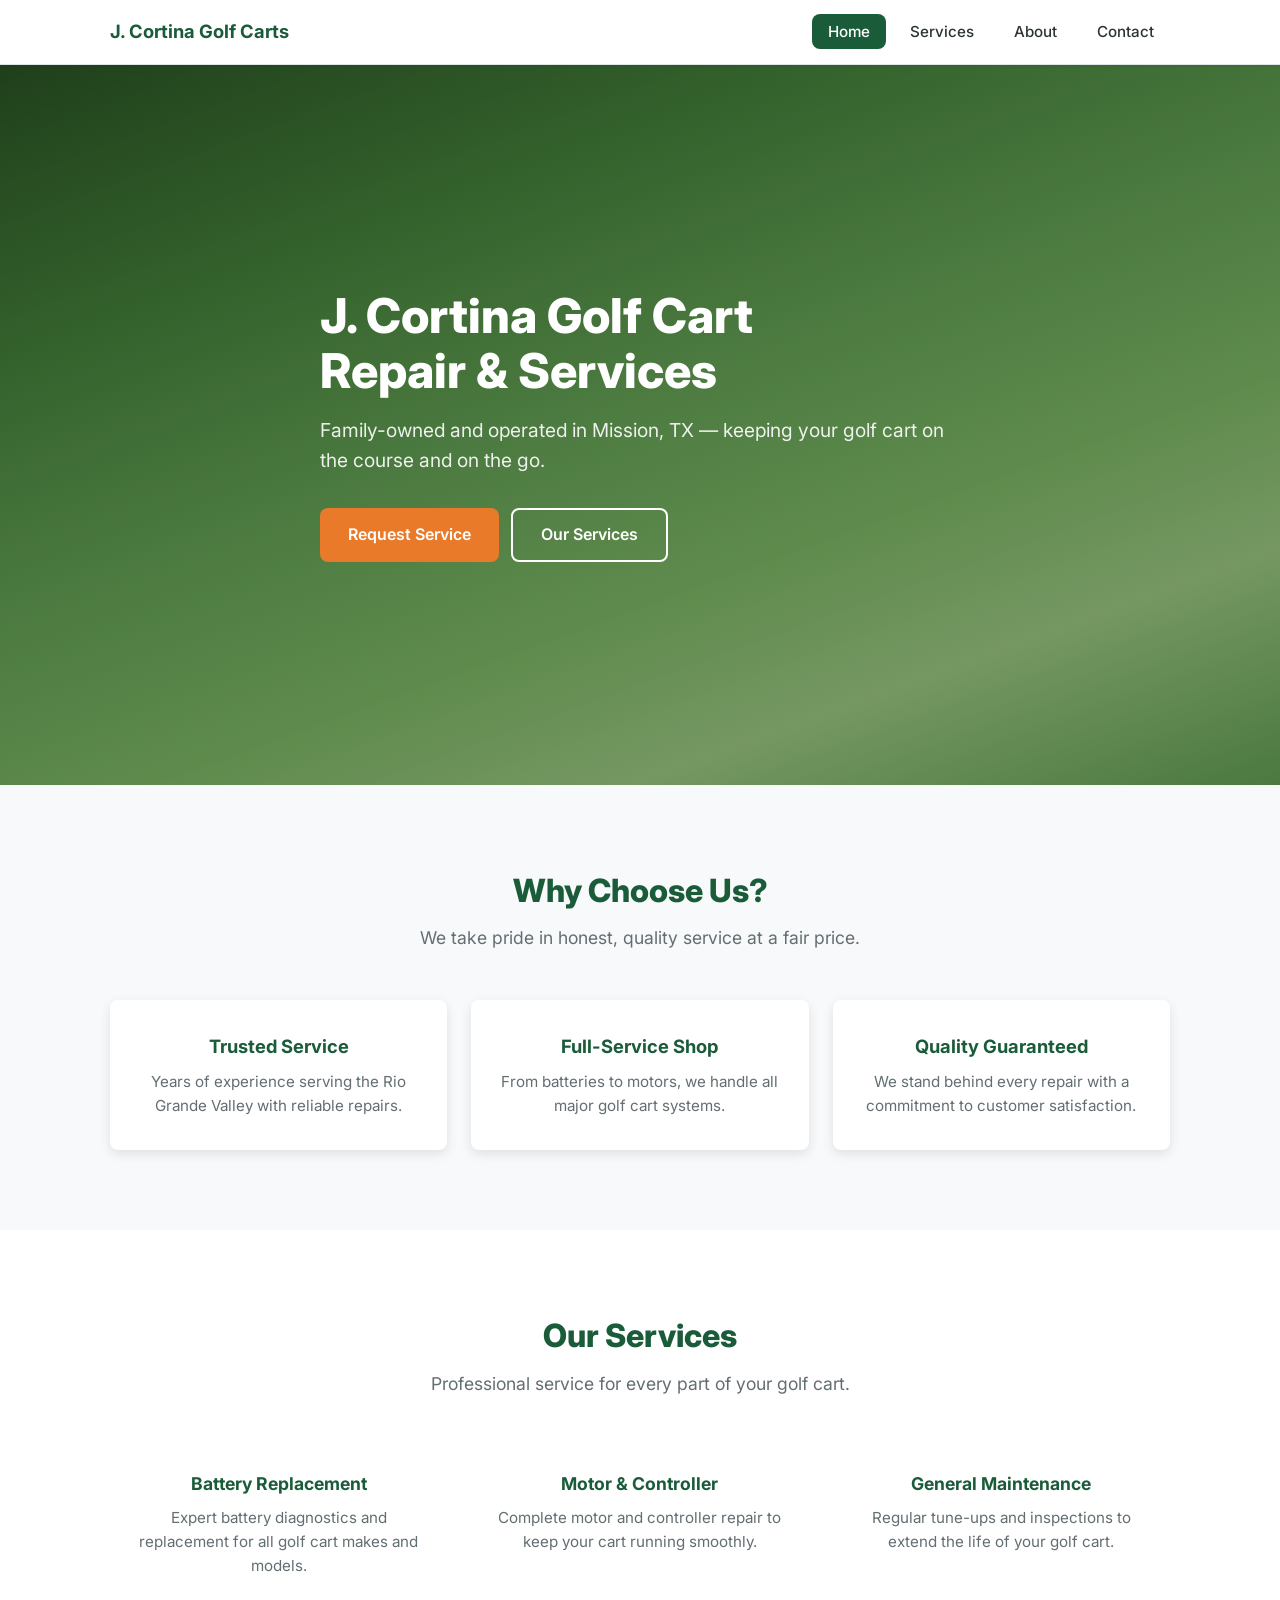
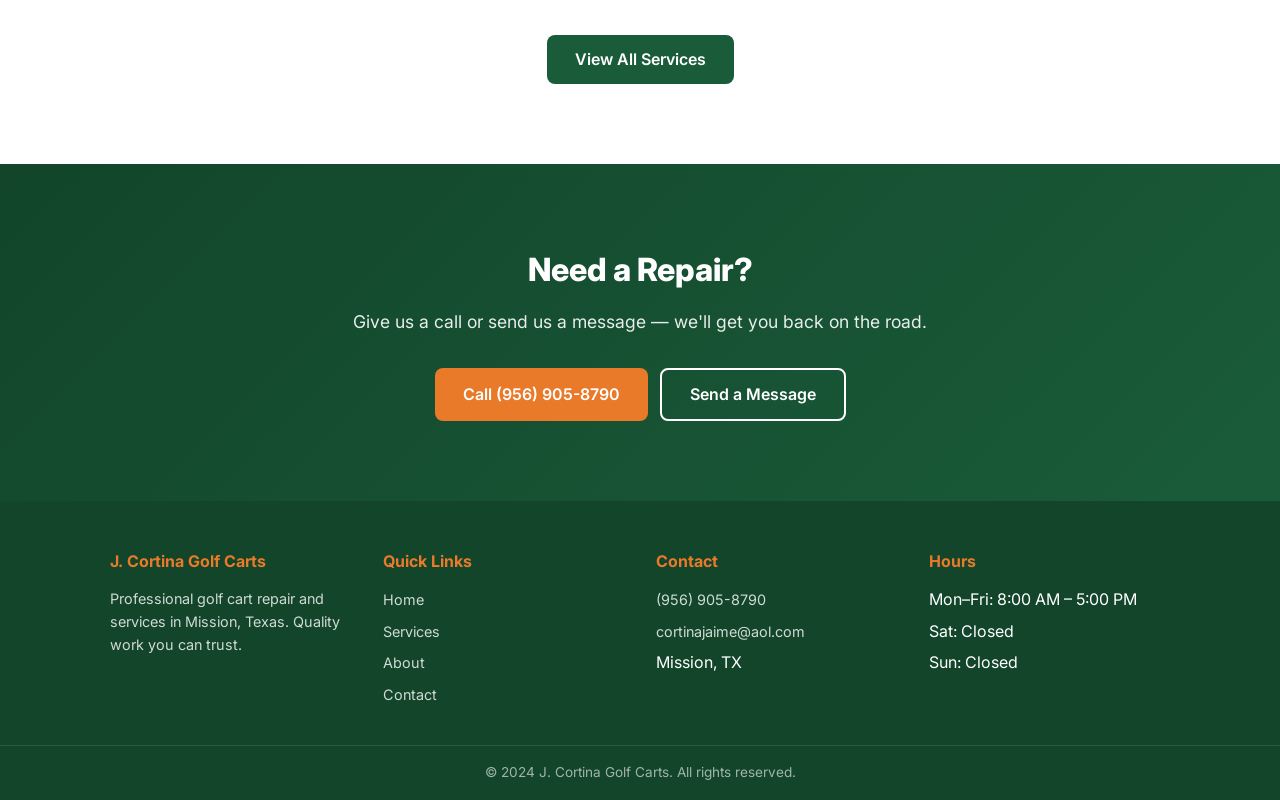
<file: index.html>
<!DOCTYPE html>
<html lang="en">
<head>
  <meta charset="UTF-8" />
  <link rel="icon" type="image/svg+xml" href="favicon.svg" />
  <meta name="viewport" content="width=device-width, initial-scale=1.0" />
  <meta name="description" content="J. Cortina Golf Carts — Professional golf cart repair and services in Mission, TX" />
  <link rel="preconnect" href="https://fonts.googleapis.com" />
  <link rel="preconnect" href="https://fonts.gstatic.com" crossorigin />
  <link href="https://fonts.googleapis.com/css2?family=Inter:wght@400;500;600;700;800&display=swap" rel="stylesheet" />
  <link rel="stylesheet" href="css/style.css" />
  <title>J. Cortina Golf Carts | Repair & Services</title>
</head>
<body>
  <nav class="navbar">
    <div class="container navbar-inner">
      <a href="./" class="navbar-logo">
        <span class="logo-text">J. Cortina Golf Carts</span>
      </a>
      <button class="hamburger" id="hamburger" aria-label="Toggle navigation">
        <span></span>
        <span></span>
        <span></span>
      </button>
      <ul class="navbar-links" id="navLinks">
        <li><a href="./" class="active">Home</a></li>
        <li><a href="services.html">Services</a></li>
        <li><a href="about.html">About</a></li>
        <li><a href="contact.html">Contact</a></li>
      </ul>
    </div>
  </nav>

  <main>
    <section class="hero">
      <div class="hero-overlay"></div>
      <div class="container hero-content">
        <h1>J. Cortina Golf Cart<br />Repair & Services</h1>
        <p>Family-owned and operated in Mission, TX — keeping your golf cart on the course and on the go.</p>
        <div class="hero-actions">
          <a href="contact.html" class="btn btn-primary">Request Service</a>
          <a href="services.html" class="btn btn-outline">Our Services</a>
        </div>
      </div>
    </section>

    <section class="section">
      <div class="container">
        <div class="section-header">
          <h2>Why Choose Us?</h2>
          <p>We take pride in honest, quality service at a fair price.</p>
        </div>
        <div class="features-grid">
          <div class="feature-card">
            <h3>Trusted Service</h3>
            <p>Years of experience serving the Rio Grande Valley with reliable repairs.</p>
          </div>
          <div class="feature-card">
            <h3>Full-Service Shop</h3>
            <p>From batteries to motors, we handle all major golf cart systems.</p>
          </div>
          <div class="feature-card">
            <h3>Quality Guaranteed</h3>
            <p>We stand behind every repair with a commitment to customer satisfaction.</p>
          </div>
        </div>
      </div>
    </section>

    <section class="section section-alt">
      <div class="container">
        <div class="section-header">
          <h2>Our Services</h2>
          <p>Professional service for every part of your golf cart.</p>
        </div>
        <div class="highlights-grid">
          <div class="highlight-card">
            <h3>Battery Replacement</h3>
            <p>Expert battery diagnostics and replacement for all golf cart makes and models.</p>
          </div>
          <div class="highlight-card">
            <h3>Motor & Controller</h3>
            <p>Complete motor and controller repair to keep your cart running smoothly.</p>
          </div>
          <div class="highlight-card">
            <h3>General Maintenance</h3>
            <p>Regular tune-ups and inspections to extend the life of your golf cart.</p>
          </div>
        </div>
        <div class="highlights-cta">
          <a href="services.html" class="btn btn-secondary">View All Services</a>
        </div>
      </div>
    </section>

    <section class="section cta-section">
      <div class="container cta-content">
        <h2>Need a Repair?</h2>
        <p>Give us a call or send us a message — we'll get you back on the road.</p>
        <div class="cta-actions">
          <a href="tel:+19569058790" class="btn btn-primary">Call (956) 905-8790</a>
          <a href="contact.html" class="btn btn-outline">Send a Message</a>
        </div>
      </div>
    </section>
  </main>

  <footer class="footer">
    <div class="container footer-inner">
      <div class="footer-col">
        <h3>J. Cortina Golf Carts</h3>
        <p>Professional golf cart repair and services in Mission, Texas. Quality work you can trust.</p>
      </div>
      <div class="footer-col">
        <h3>Quick Links</h3>
        <ul>
          <li><a href="./">Home</a></li>
          <li><a href="services.html">Services</a></li>
          <li><a href="about.html">About</a></li>
          <li><a href="contact.html">Contact</a></li>
        </ul>
      </div>
      <div class="footer-col">
        <h3>Contact</h3>
        <ul>
          <li><a href="tel:+19569058790">(956) 905-8790</a></li>
          <li><a href="mailto:cortinajaime@aol.com">cortinajaime@aol.com</a></li>
          <li>Mission, TX</li>
        </ul>
      </div>
      <div class="footer-col">
        <h3>Hours</h3>
        <ul>
          <li>Mon&ndash;Fri: 8:00 AM &ndash; 5:00 PM</li>
          <li>Sat: Closed</li>
          <li>Sun: Closed</li>
        </ul>
      </div>
    </div>
    <div class="footer-bottom">
      <div class="container">
        <p>&copy; 2024 J. Cortina Golf Carts. All rights reserved.</p>
      </div>
    </div>
  </footer>

  <script src="js/main.js"></script>
</body>
</html>
</file>
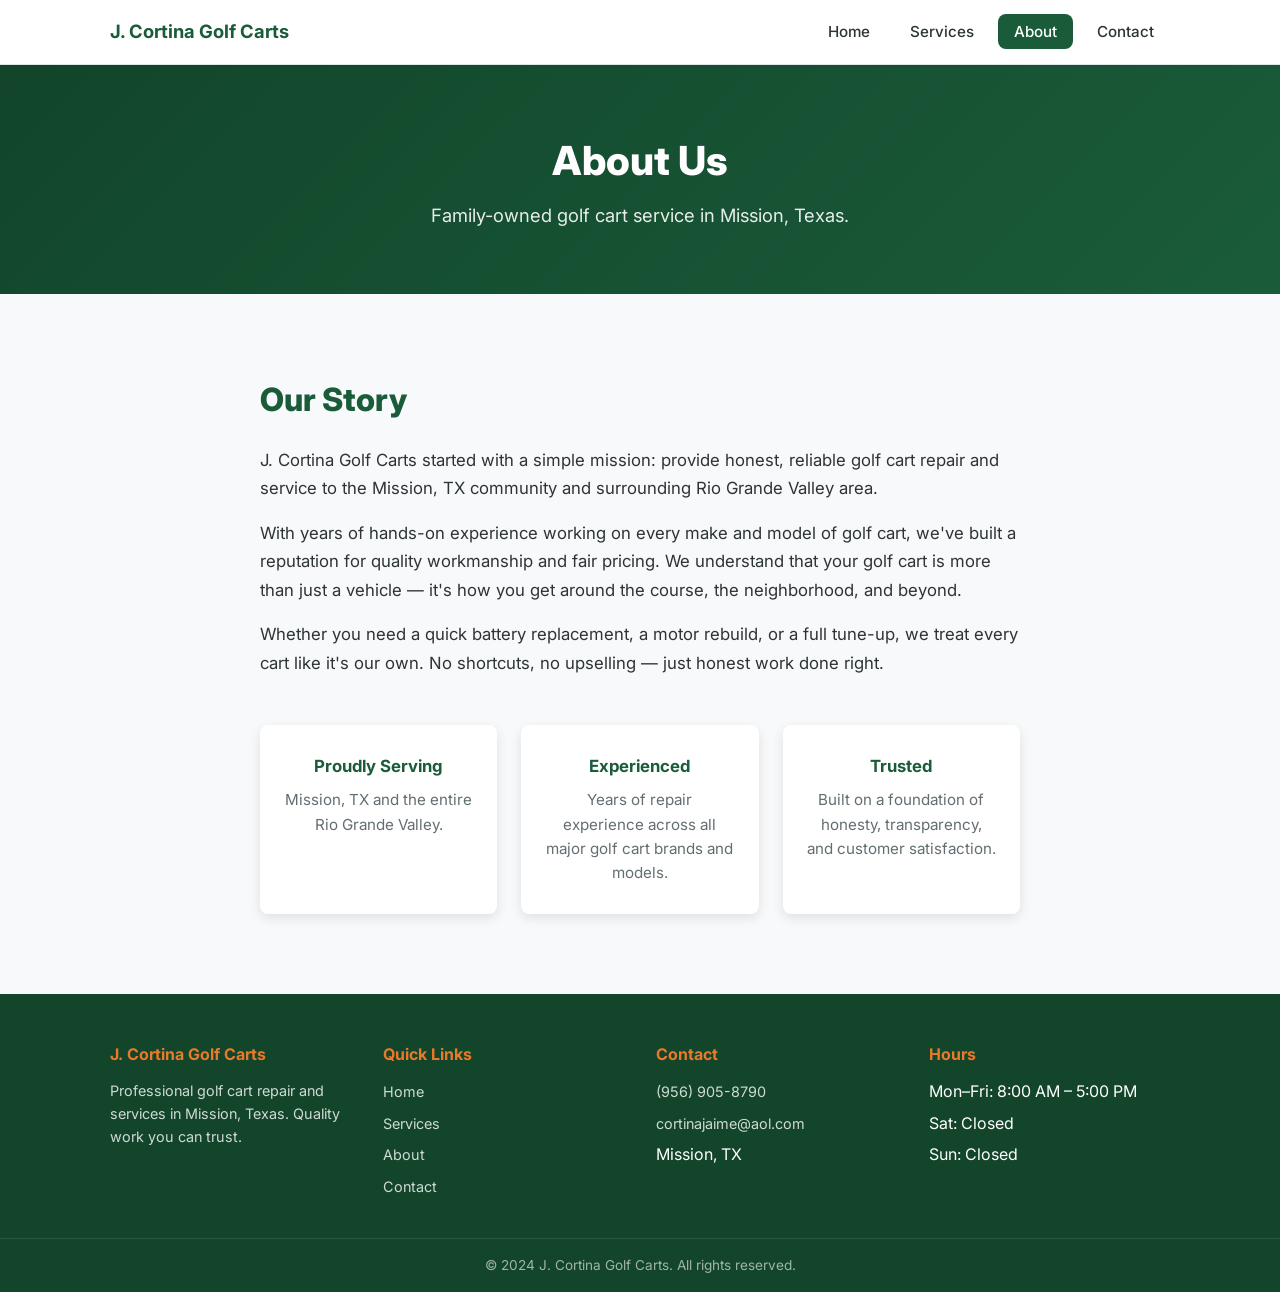
<file: about.html>
<!DOCTYPE html>
<html lang="en">
<head>
  <meta charset="UTF-8" />
  <link rel="icon" type="image/svg+xml" href="favicon.svg" />
  <meta name="viewport" content="width=device-width, initial-scale=1.0" />
  <meta name="description" content="J. Cortina Golf Carts — Professional golf cart repair and services in Mission, TX" />
  <link rel="preconnect" href="https://fonts.googleapis.com" />
  <link rel="preconnect" href="https://fonts.gstatic.com" crossorigin />
  <link href="https://fonts.googleapis.com/css2?family=Inter:wght@400;500;600;700;800&display=swap" rel="stylesheet" />
  <link rel="stylesheet" href="css/style.css" />
  <title>About | J. Cortina Golf Carts</title>
</head>
<body>
  <nav class="navbar">
    <div class="container navbar-inner">
      <a href="./" class="navbar-logo">
        <span class="logo-text">J. Cortina Golf Carts</span>
      </a>
      <button class="hamburger" id="hamburger" aria-label="Toggle navigation">
        <span></span>
        <span></span>
        <span></span>
      </button>
      <ul class="navbar-links" id="navLinks">
        <li><a href="./">Home</a></li>
        <li><a href="services.html">Services</a></li>
        <li><a href="about.html" class="active">About</a></li>
        <li><a href="contact.html">Contact</a></li>
      </ul>
    </div>
  </nav>

  <main>
    <section class="page-hero">
      <div class="container">
        <h1>About Us</h1>
        <p>Family-owned golf cart service in Mission, Texas.</p>
      </div>
    </section>

    <section class="section">
      <div class="container about-content">
        <div class="about-text">
          <h2>Our Story</h2>
          <p>
            J. Cortina Golf Carts started with a simple mission: provide honest, reliable
            golf cart repair and service to the Mission, TX community and surrounding
            Rio Grande Valley area.
          </p>
          <p>
            With years of hands-on experience working on every make and model of golf cart,
            we've built a reputation for quality workmanship and fair pricing. We understand
            that your golf cart is more than just a vehicle &mdash; it's how you get around the
            course, the neighborhood, and beyond.
          </p>
          <p>
            Whether you need a quick battery replacement, a motor rebuild, or a full
            tune-up, we treat every cart like it's our own. No shortcuts, no upselling &mdash;
            just honest work done right.
          </p>
        </div>
        <div class="about-values">
          <div class="value-card">
            <h3>Proudly Serving</h3>
            <p>Mission, TX and the entire Rio Grande Valley.</p>
          </div>
          <div class="value-card">
            <h3>Experienced</h3>
            <p>Years of repair experience across all major golf cart brands and models.</p>
          </div>
          <div class="value-card">
            <h3>Trusted</h3>
            <p>Built on a foundation of honesty, transparency, and customer satisfaction.</p>
          </div>
        </div>
      </div>
    </section>
  </main>

  <footer class="footer">
    <div class="container footer-inner">
      <div class="footer-col">
        <h3>J. Cortina Golf Carts</h3>
        <p>Professional golf cart repair and services in Mission, Texas. Quality work you can trust.</p>
      </div>
      <div class="footer-col">
        <h3>Quick Links</h3>
        <ul>
          <li><a href="./">Home</a></li>
          <li><a href="services.html">Services</a></li>
          <li><a href="about.html">About</a></li>
          <li><a href="contact.html">Contact</a></li>
        </ul>
      </div>
      <div class="footer-col">
        <h3>Contact</h3>
        <ul>
          <li><a href="tel:+19569058790">(956) 905-8790</a></li>
          <li><a href="mailto:cortinajaime@aol.com">cortinajaime@aol.com</a></li>
          <li>Mission, TX</li>
        </ul>
      </div>
      <div class="footer-col">
        <h3>Hours</h3>
        <ul>
          <li>Mon&ndash;Fri: 8:00 AM &ndash; 5:00 PM</li>
          <li>Sat: Closed</li>
          <li>Sun: Closed</li>
        </ul>
      </div>
    </div>
    <div class="footer-bottom">
      <div class="container">
        <p>&copy; 2024 J. Cortina Golf Carts. All rights reserved.</p>
      </div>
    </div>
  </footer>

  <script src="js/main.js"></script>
</body>
</html>
</file>
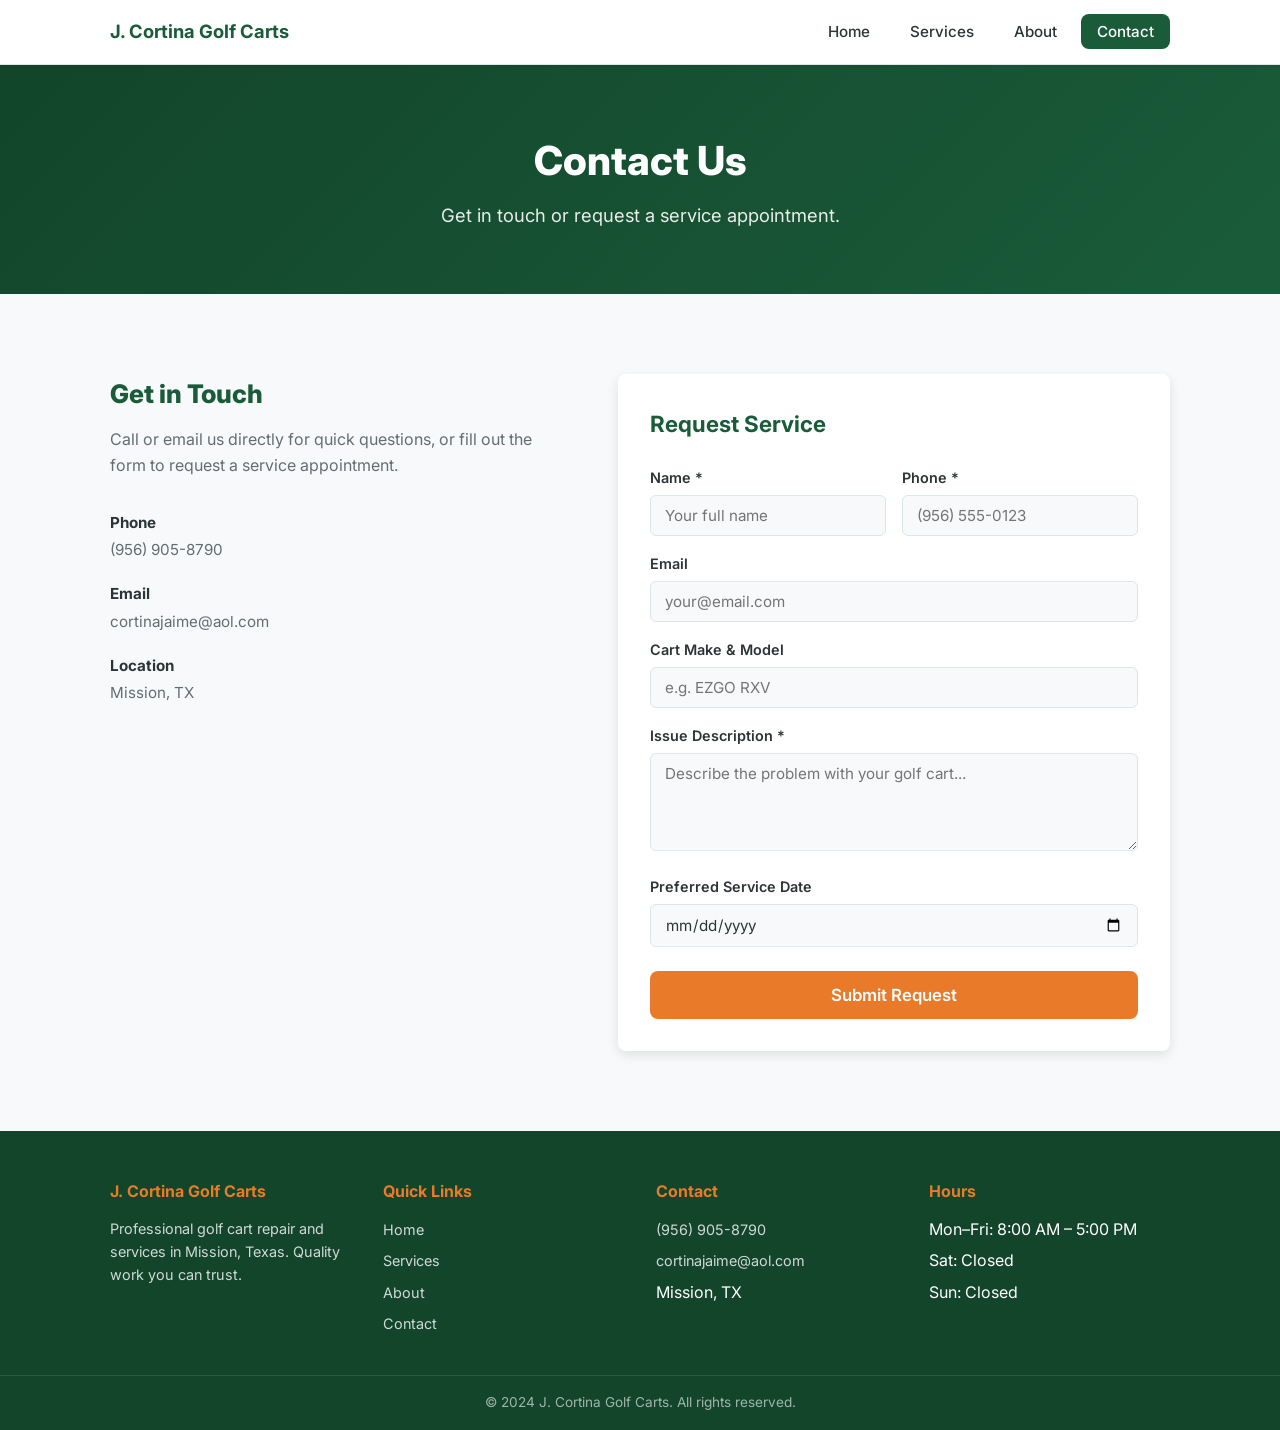
<file: contact.html>
<!DOCTYPE html>
<html lang="en">
<head>
  <meta charset="UTF-8" />
  <link rel="icon" type="image/svg+xml" href="favicon.svg" />
  <meta name="viewport" content="width=device-width, initial-scale=1.0" />
  <meta name="description" content="J. Cortina Golf Carts — Professional golf cart repair and services in Mission, TX" />
  <link rel="preconnect" href="https://fonts.googleapis.com" />
  <link rel="preconnect" href="https://fonts.gstatic.com" crossorigin />
  <link href="https://fonts.googleapis.com/css2?family=Inter:wght@400;500;600;700;800&display=swap" rel="stylesheet" />
  <link rel="stylesheet" href="css/style.css" />
  <title>Contact | J. Cortina Golf Carts</title>
</head>
<body>
  <nav class="navbar">
    <div class="container navbar-inner">
      <a href="./" class="navbar-logo">
        <span class="logo-text">J. Cortina Golf Carts</span>
      </a>
      <button class="hamburger" id="hamburger" aria-label="Toggle navigation">
        <span></span>
        <span></span>
        <span></span>
      </button>
      <ul class="navbar-links" id="navLinks">
        <li><a href="./">Home</a></li>
        <li><a href="services.html">Services</a></li>
        <li><a href="about.html">About</a></li>
        <li><a href="contact.html" class="active">Contact</a></li>
      </ul>
    </div>
  </nav>

  <main>
    <section class="page-hero">
      <div class="container">
        <h1>Contact Us</h1>
        <p>Get in touch or request a service appointment.</p>
      </div>
    </section>

    <section class="section">
      <div class="container contact-grid">
        <div class="contact-info">
          <h2>Get in Touch</h2>
          <p>Call or email us directly for quick questions, or fill out the form to request a service appointment.</p>
          <div class="contact-details">
            <div class="contact-item">
              <div>
                <h3>Phone</h3>
                <a href="tel:+19569058790">(956) 905-8790</a>
              </div>
            </div>
            <div class="contact-item">
              <div>
                <h3>Email</h3>
                <a href="mailto:cortinajaime@aol.com">cortinajaime@aol.com</a>
              </div>
            </div>
            <div class="contact-item">
              <div>
                <h3>Location</h3>
                <p>Mission, TX</p>
              </div>
            </div>
          </div>
        </div>

        <div class="contact-form-wrapper">
          <div id="formSuccess" class="form-success" style="display:none;">
            <h3>Request Sent!</h3>
            <p>Your service request has been submitted. We'll get back to you shortly.</p>
          </div>
          <form class="contact-form" id="contactForm">
            <h2>Request Service</h2>
            <div class="form-row">
              <div class="form-group">
                <label for="name">Name *</label>
                <input type="text" id="name" name="name" required placeholder="Your full name" />
              </div>
              <div class="form-group">
                <label for="phone">Phone *</label>
                <input type="tel" id="phone" name="phone" required placeholder="(956) 555-0123" />
              </div>
            </div>
            <div class="form-group">
              <label for="email">Email</label>
              <input type="email" id="email" name="email" placeholder="your@email.com" />
            </div>
            <div class="form-group">
              <label for="cartMake">Cart Make &amp; Model</label>
              <input type="text" id="cartMake" name="cartMake" placeholder="e.g. EZGO RXV" />
            </div>
            <div class="form-group">
              <label for="issue">Issue Description *</label>
              <textarea id="issue" name="issue" rows="4" required placeholder="Describe the problem with your golf cart..."></textarea>
            </div>
            <div class="form-group">
              <label for="date">Preferred Service Date</label>
              <input type="date" id="date" name="date" />
            </div>
            <button type="submit" class="btn btn-primary form-submit">Submit Request</button>
          </form>
        </div>
      </div>
    </section>
  </main>

  <footer class="footer">
    <div class="container footer-inner">
      <div class="footer-col">
        <h3>J. Cortina Golf Carts</h3>
        <p>Professional golf cart repair and services in Mission, Texas. Quality work you can trust.</p>
      </div>
      <div class="footer-col">
        <h3>Quick Links</h3>
        <ul>
          <li><a href="./">Home</a></li>
          <li><a href="services.html">Services</a></li>
          <li><a href="about.html">About</a></li>
          <li><a href="contact.html">Contact</a></li>
        </ul>
      </div>
      <div class="footer-col">
        <h3>Contact</h3>
        <ul>
          <li><a href="tel:+19569058790">(956) 905-8790</a></li>
          <li><a href="mailto:cortinajaime@aol.com">cortinajaime@aol.com</a></li>
          <li>Mission, TX</li>
        </ul>
      </div>
      <div class="footer-col">
        <h3>Hours</h3>
        <ul>
          <li>Mon&ndash;Fri: 8:00 AM &ndash; 5:00 PM</li>
          <li>Sat: Closed</li>
          <li>Sun: Closed</li>
        </ul>
      </div>
    </div>
    <div class="footer-bottom">
      <div class="container">
        <p>&copy; 2024 J. Cortina Golf Carts. All rights reserved.</p>
      </div>
    </div>
  </footer>

  <script src="js/main.js"></script>
</body>
</html>
</file>
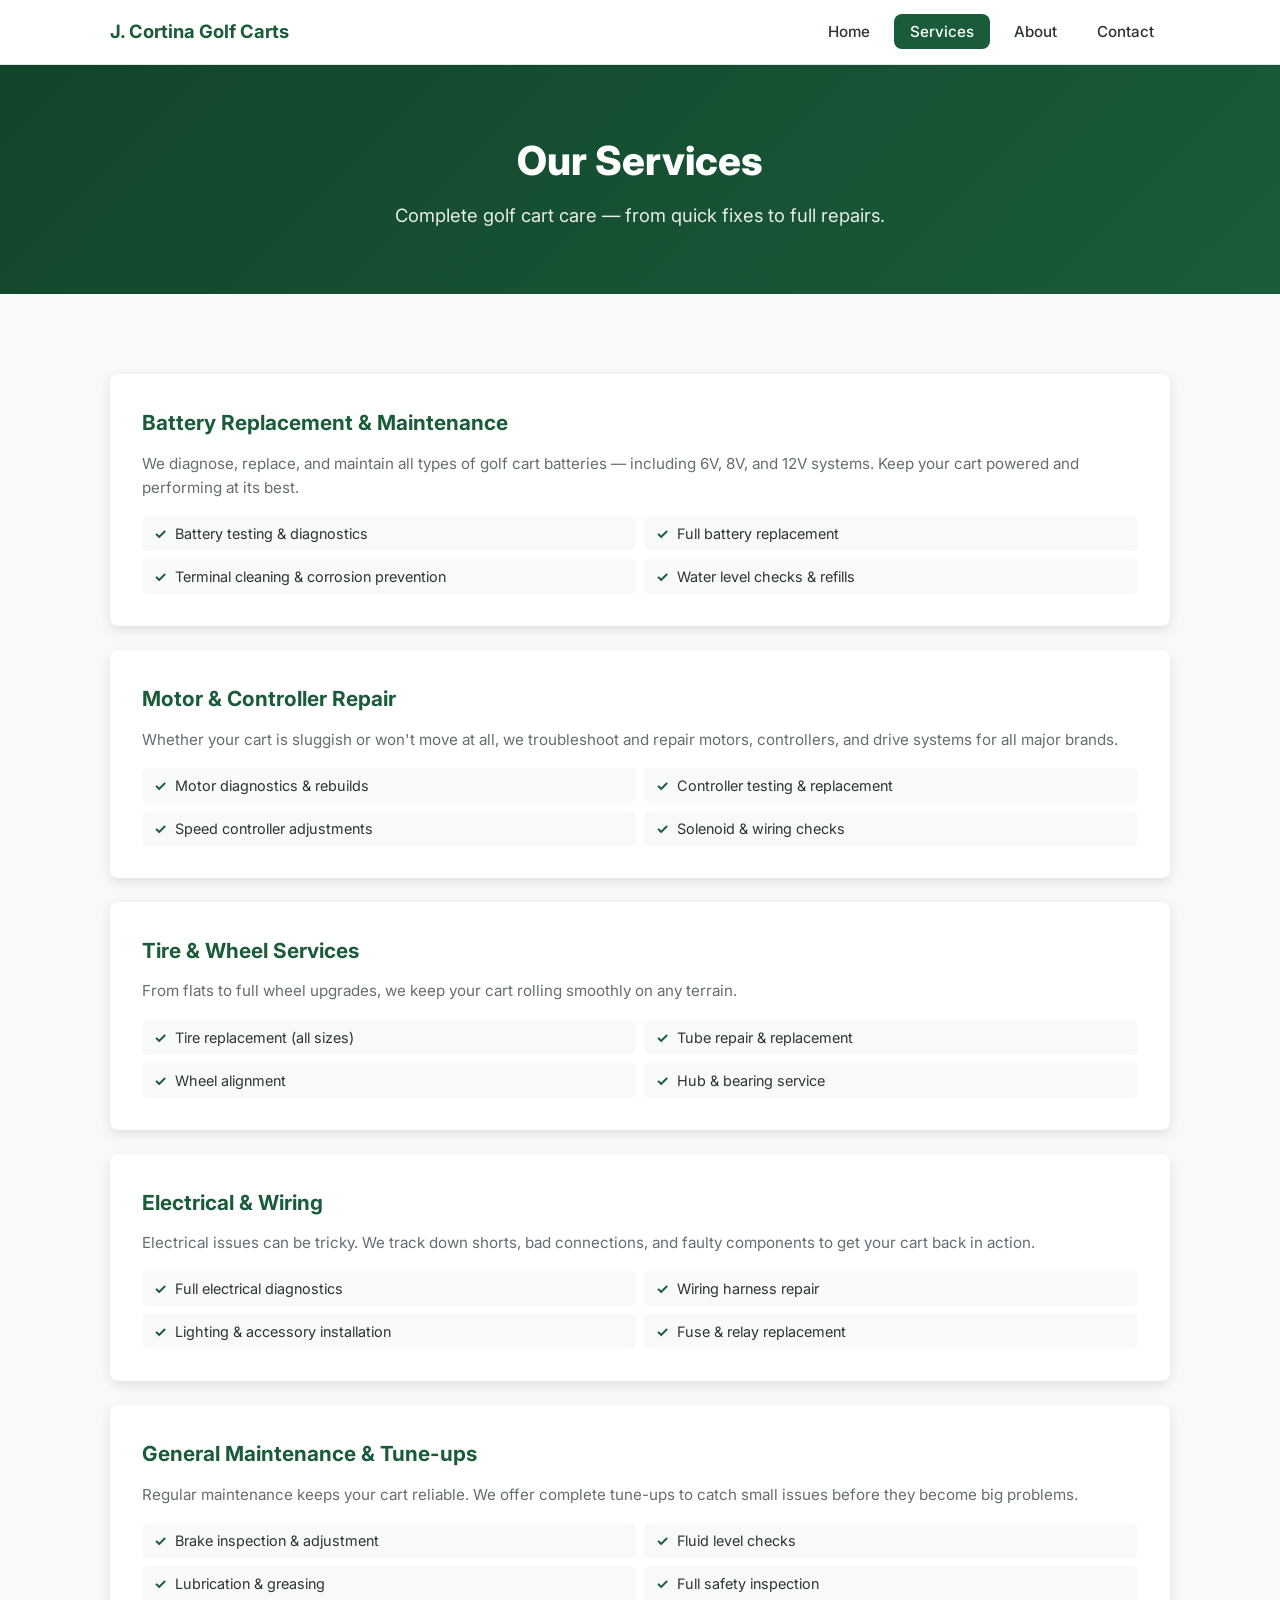
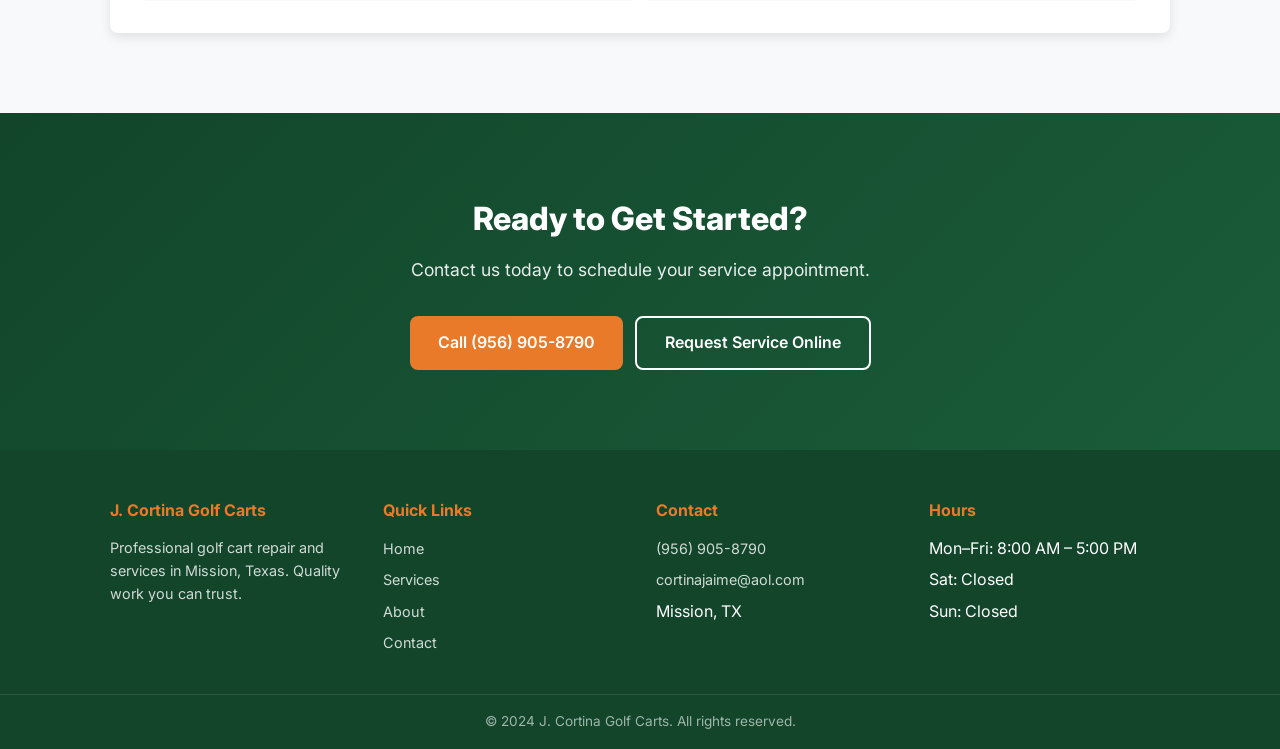
<file: services.html>
<!DOCTYPE html>
<html lang="en">
<head>
  <meta charset="UTF-8" />
  <link rel="icon" type="image/svg+xml" href="favicon.svg" />
  <meta name="viewport" content="width=device-width, initial-scale=1.0" />
  <meta name="description" content="J. Cortina Golf Carts — Professional golf cart repair and services in Mission, TX" />
  <link rel="preconnect" href="https://fonts.googleapis.com" />
  <link rel="preconnect" href="https://fonts.gstatic.com" crossorigin />
  <link href="https://fonts.googleapis.com/css2?family=Inter:wght@400;500;600;700;800&display=swap" rel="stylesheet" />
  <link rel="stylesheet" href="css/style.css" />
  <title>Services | J. Cortina Golf Carts</title>
</head>
<body>
  <nav class="navbar">
    <div class="container navbar-inner">
      <a href="./" class="navbar-logo">
        <span class="logo-text">J. Cortina Golf Carts</span>
      </a>
      <button class="hamburger" id="hamburger" aria-label="Toggle navigation">
        <span></span>
        <span></span>
        <span></span>
      </button>
      <ul class="navbar-links" id="navLinks">
        <li><a href="./">Home</a></li>
        <li><a href="services.html" class="active">Services</a></li>
        <li><a href="about.html">About</a></li>
        <li><a href="contact.html">Contact</a></li>
      </ul>
    </div>
  </nav>

  <main>
    <section class="page-hero">
      <div class="container">
        <h1>Our Services</h1>
        <p>Complete golf cart care &mdash; from quick fixes to full repairs.</p>
      </div>
    </section>

    <section class="section">
      <div class="container">
        <div class="services-list">
          <div class="service-card">
            <div class="service-card-header">
              <h2>Battery Replacement &amp; Maintenance</h2>
            </div>
            <p class="service-desc">We diagnose, replace, and maintain all types of golf cart batteries &mdash; including 6V, 8V, and 12V systems. Keep your cart powered and performing at its best.</p>
            <ul class="service-items">
              <li>Battery testing &amp; diagnostics</li>
              <li>Full battery replacement</li>
              <li>Terminal cleaning &amp; corrosion prevention</li>
              <li>Water level checks &amp; refills</li>
            </ul>
          </div>

          <div class="service-card">
            <div class="service-card-header">
              <h2>Motor &amp; Controller Repair</h2>
            </div>
            <p class="service-desc">Whether your cart is sluggish or won't move at all, we troubleshoot and repair motors, controllers, and drive systems for all major brands.</p>
            <ul class="service-items">
              <li>Motor diagnostics &amp; rebuilds</li>
              <li>Controller testing &amp; replacement</li>
              <li>Speed controller adjustments</li>
              <li>Solenoid &amp; wiring checks</li>
            </ul>
          </div>

          <div class="service-card">
            <div class="service-card-header">
              <h2>Tire &amp; Wheel Services</h2>
            </div>
            <p class="service-desc">From flats to full wheel upgrades, we keep your cart rolling smoothly on any terrain.</p>
            <ul class="service-items">
              <li>Tire replacement (all sizes)</li>
              <li>Tube repair &amp; replacement</li>
              <li>Wheel alignment</li>
              <li>Hub &amp; bearing service</li>
            </ul>
          </div>

          <div class="service-card">
            <div class="service-card-header">
              <h2>Electrical &amp; Wiring</h2>
            </div>
            <p class="service-desc">Electrical issues can be tricky. We track down shorts, bad connections, and faulty components to get your cart back in action.</p>
            <ul class="service-items">
              <li>Full electrical diagnostics</li>
              <li>Wiring harness repair</li>
              <li>Lighting &amp; accessory installation</li>
              <li>Fuse &amp; relay replacement</li>
            </ul>
          </div>

          <div class="service-card">
            <div class="service-card-header">
              <h2>General Maintenance &amp; Tune-ups</h2>
            </div>
            <p class="service-desc">Regular maintenance keeps your cart reliable. We offer complete tune-ups to catch small issues before they become big problems.</p>
            <ul class="service-items">
              <li>Brake inspection &amp; adjustment</li>
              <li>Fluid level checks</li>
              <li>Lubrication &amp; greasing</li>
              <li>Full safety inspection</li>
            </ul>
          </div>
        </div>
      </div>
    </section>

    <section class="section cta-section">
      <div class="container cta-content">
        <h2>Ready to Get Started?</h2>
        <p>Contact us today to schedule your service appointment.</p>
        <div class="cta-actions">
          <a href="tel:+19569058790" class="btn btn-primary">Call (956) 905-8790</a>
          <a href="contact.html" class="btn btn-outline">Request Service Online</a>
        </div>
      </div>
    </section>
  </main>

  <footer class="footer">
    <div class="container footer-inner">
      <div class="footer-col">
        <h3>J. Cortina Golf Carts</h3>
        <p>Professional golf cart repair and services in Mission, Texas. Quality work you can trust.</p>
      </div>
      <div class="footer-col">
        <h3>Quick Links</h3>
        <ul>
          <li><a href="./">Home</a></li>
          <li><a href="services.html">Services</a></li>
          <li><a href="about.html">About</a></li>
          <li><a href="contact.html">Contact</a></li>
        </ul>
      </div>
      <div class="footer-col">
        <h3>Contact</h3>
        <ul>
          <li><a href="tel:+19569058790">(956) 905-8790</a></li>
          <li><a href="mailto:cortinajaime@aol.com">cortinajaime@aol.com</a></li>
          <li>Mission, TX</li>
        </ul>
      </div>
      <div class="footer-col">
        <h3>Hours</h3>
        <ul>
          <li>Mon&ndash;Fri: 8:00 AM &ndash; 5:00 PM</li>
          <li>Sat: Closed</li>
          <li>Sun: Closed</li>
        </ul>
      </div>
    </div>
    <div class="footer-bottom">
      <div class="container">
        <p>&copy; 2024 J. Cortina Golf Carts. All rights reserved.</p>
      </div>
    </div>
  </footer>

  <script src="js/main.js"></script>
</body>
</html>
</file>
<file: css/style.css>
*,
*::before,
*::after {
  margin: 0;
  padding: 0;
  box-sizing: border-box;
}

:root {
  --color-primary: #1a5c3a;
  --color-primary-dark: #12452a;
  --color-primary-light: #267a4e;
  --color-accent: #e87a2a;
  --color-accent-hover: #d06c22;
  --color-bg: #f8f9fa;
  --color-white: #ffffff;
  --color-text: #2d3436;
  --color-text-light: #636e72;
  --color-border: #dfe6e9;
  --shadow-sm: 0 1px 3px rgba(0, 0, 0, 0.08);
  --shadow-md: 0 4px 12px rgba(0, 0, 0, 0.1);
  --shadow-lg: 0 8px 30px rgba(0, 0, 0, 0.12);
  --radius: 8px;
  --max-width: 1100px;
  --font: 'Inter', -apple-system, BlinkMacSystemFont, 'Segoe UI', Roboto, sans-serif;
}

html {
  scroll-behavior: smooth;
}

body {
  font-family: var(--font);
  color: var(--color-text);
  background: var(--color-bg);
  line-height: 1.6;
  -webkit-font-smoothing: antialiased;
}

a {
  text-decoration: none;
  color: inherit;
}

img {
  max-width: 100%;
  display: block;
}

ul {
  list-style: none;
}

.container {
  width: 100%;
  max-width: var(--max-width);
  margin: 0 auto;
  padding: 0 20px;
}

.btn {
  display: inline-flex;
  align-items: center;
  gap: 8px;
  padding: 12px 28px;
  border: none;
  border-radius: var(--radius);
  font-family: var(--font);
  font-size: 1rem;
  font-weight: 600;
  cursor: pointer;
  transition: all 0.2s ease;
  text-decoration: none;
}

.btn-primary {
  background: var(--color-accent);
  color: var(--color-white);
}

.btn-primary:hover {
  background: var(--color-accent-hover);
  transform: translateY(-1px);
  box-shadow: var(--shadow-md);
}

.btn-secondary {
  background: var(--color-primary);
  color: var(--color-white);
}

.btn-secondary:hover {
  background: var(--color-primary-dark);
  transform: translateY(-1px);
  box-shadow: var(--shadow-md);
}

.btn-outline {
  background: transparent;
  color: var(--color-primary);
  border: 2px solid var(--color-primary);
}

.btn-outline:hover {
  background: var(--color-primary);
  color: var(--color-white);
}

.section {
  padding: 80px 0;
}

.section-header {
  text-align: center;
  margin-bottom: 48px;
}

.section-header h2 {
  font-size: 2rem;
  font-weight: 800;
  color: var(--color-primary);
  margin-bottom: 8px;
}

.section-header p {
  font-size: 1.1rem;
  color: var(--color-text-light);
  max-width: 600px;
  margin: 0 auto;
}

.navbar {
  position: sticky;
  top: 0;
  z-index: 1000;
  background: var(--color-white);
  border-bottom: 1px solid var(--color-border);
  box-shadow: var(--shadow-sm);
}

.navbar-inner {
  display: flex;
  align-items: center;
  justify-content: space-between;
  height: 64px;
}

.navbar-logo {
  display: flex;
  align-items: center;
  gap: 8px;
  font-weight: 700;
  font-size: 1.15rem;
  color: var(--color-primary);
}


.navbar-links {
  display: flex;
  align-items: center;
  gap: 8px;
}

.navbar-links a {
  padding: 8px 16px;
  border-radius: var(--radius);
  font-weight: 500;
  font-size: 0.95rem;
  color: var(--color-text);
  transition: all 0.2s ease;
}

.navbar-links a:hover {
  color: var(--color-primary);
  background: rgba(26, 92, 58, 0.06);
}

.navbar-links a.active {
  color: var(--color-white);
  background: var(--color-primary);
}

.hamburger {
  display: none;
  flex-direction: column;
  justify-content: center;
  gap: 5px;
  width: 32px;
  height: 32px;
  background: none;
  border: none;
  cursor: pointer;
  padding: 4px;
}

.hamburger span {
  display: block;
  height: 2.5px;
  background: var(--color-text);
  border-radius: 2px;
  transition: all 0.3s ease;
}

.hamburger.open span:nth-child(1) {
  transform: rotate(45deg) translate(5px, 5px);
}

.hamburger.open span:nth-child(2) {
  opacity: 0;
}

.hamburger.open span:nth-child(3) {
  transform: rotate(-45deg) translate(5px, -5px);
}

.page-hero {
  background: linear-gradient(135deg, var(--color-primary-dark), var(--color-primary));
  color: var(--color-white);
  padding: 64px 0;
  text-align: center;
}

.page-hero h1 {
  font-size: 2.5rem;
  font-weight: 800;
  margin-bottom: 8px;
}

.page-hero p {
  font-size: 1.15rem;
  opacity: 0.9;
  max-width: 500px;
  margin: 0 auto;
}

.hero {
  position: relative;
  min-height: 80vh;
  display: flex;
  align-items: center;
  background: linear-gradient(160deg, #2d5a27 0%, #4a8c3f 25%, #6aad5a 45%, #87c76e 65%, #a8d88c 80%, #6aad5a 100%);
  overflow: hidden;
}

.hero-overlay {
  position: absolute;
  inset: 0;
  background: rgba(0, 0, 0, 0.3);
}

.hero-content {
  position: relative;
  z-index: 1;
  max-width: 680px;
}

.hero-content h1 {
  font-size: 3rem;
  font-weight: 800;
  line-height: 1.15;
  color: var(--color-white);
  margin-bottom: 16px;
}

.hero-content p {
  font-size: 1.2rem;
  color: rgba(255, 255, 255, 0.9);
  margin-bottom: 32px;
  line-height: 1.6;
}

.hero-actions {
  display: flex;
  gap: 12px;
  flex-wrap: wrap;
}

.hero-actions .btn-outline {
  color: var(--color-white);
  border-color: var(--color-white);
}

.hero-actions .btn-outline:hover {
  background: var(--color-white);
  color: var(--color-primary);
}

.features-grid {
  display: grid;
  grid-template-columns: repeat(3, 1fr);
  gap: 24px;
}

.feature-card {
  background: var(--color-white);
  border-radius: var(--radius);
  padding: 32px 24px;
  text-align: center;
  box-shadow: var(--shadow-md);
  transition: transform 0.2s ease, box-shadow 0.2s ease;
}

.feature-card:hover {
  transform: translateY(-4px);
  box-shadow: var(--shadow-lg);
}


.feature-card h3 {
  font-size: 1.15rem;
  font-weight: 700;
  color: var(--color-primary);
  margin-bottom: 8px;
}

.feature-card p {
  font-size: 0.95rem;
  color: var(--color-text-light);
  line-height: 1.6;
}

.section-alt {
  background: var(--color-white);
}

.highlights-grid {
  display: grid;
  grid-template-columns: repeat(3, 1fr);
  gap: 24px;
}

.highlight-card {
  text-align: center;
  padding: 24px;
}


.highlight-card h3 {
  font-size: 1.1rem;
  font-weight: 700;
  color: var(--color-primary);
  margin-bottom: 8px;
}

.highlight-card p {
  font-size: 0.95rem;
  color: var(--color-text-light);
  line-height: 1.6;
}

.highlights-cta {
  text-align: center;
  margin-top: 32px;
}

.cta-section {
  background: linear-gradient(135deg, var(--color-primary-dark), var(--color-primary));
}

.cta-content {
  text-align: center;
  color: var(--color-white);
}

.cta-content h2 {
  font-size: 2rem;
  font-weight: 800;
  margin-bottom: 12px;
}

.cta-content p {
  font-size: 1.1rem;
  opacity: 0.9;
  margin-bottom: 32px;
}

.cta-actions {
  display: flex;
  gap: 12px;
  justify-content: center;
  flex-wrap: wrap;
}

.cta-actions .btn-outline {
  color: var(--color-white);
  border-color: var(--color-white);
}

.cta-actions .btn-outline:hover {
  background: var(--color-white);
  color: var(--color-primary);
}

.services-list {
  display: flex;
  flex-direction: column;
  gap: 24px;
}

.service-card {
  background: var(--color-white);
  border-radius: var(--radius);
  padding: 32px;
  box-shadow: var(--shadow-md);
  transition: transform 0.2s ease, box-shadow 0.2s ease;
}

.service-card:hover {
  transform: translateY(-2px);
  box-shadow: var(--shadow-lg);
}

.service-card-header {
  display: flex;
  align-items: center;
  gap: 16px;
  margin-bottom: 12px;
}


.service-card-header h2 {
  font-size: 1.3rem;
  font-weight: 700;
  color: var(--color-primary);
}

.service-desc {
  font-size: 0.95rem;
  color: var(--color-text-light);
  line-height: 1.6;
  margin-bottom: 16px;
}

.service-items {
  display: grid;
  grid-template-columns: repeat(2, 1fr);
  gap: 8px;
}

.service-items li {
  font-size: 0.9rem;
  color: var(--color-text);
  padding: 6px 12px;
  background: var(--color-bg);
  border-radius: 6px;
  display: flex;
  align-items: center;
  gap: 8px;
}

.service-items li::before {
  content: '\2713';
  color: var(--color-primary);
  font-weight: 700;
}

.about-content {
  max-width: 800px;
  margin: 0 auto;
}

.about-text h2 {
  font-size: 2rem;
  font-weight: 800;
  color: var(--color-primary);
  margin-bottom: 20px;
}

.about-text p {
  font-size: 1.05rem;
  color: var(--color-text);
  line-height: 1.7;
  margin-bottom: 16px;
}

.about-values {
  display: grid;
  grid-template-columns: repeat(3, 1fr);
  gap: 24px;
  margin-top: 48px;
}

.value-card {
  background: var(--color-white);
  border-radius: var(--radius);
  padding: 28px 24px;
  box-shadow: var(--shadow-md);
  text-align: center;
}

.value-card h3 {
  font-size: 1.05rem;
  font-weight: 700;
  color: var(--color-primary);
  margin-bottom: 8px;
}

.value-card p {
  font-size: 0.95rem;
  color: var(--color-text-light);
  line-height: 1.6;
}

.contact-grid {
  display: grid;
  grid-template-columns: 1fr 1.2fr;
  gap: 48px;
  align-items: start;
}

.contact-info h2 {
  font-size: 1.6rem;
  font-weight: 800;
  color: var(--color-primary);
  margin-bottom: 12px;
}

.contact-info > p {
  font-size: 1rem;
  color: var(--color-text-light);
  margin-bottom: 32px;
  line-height: 1.6;
}

.contact-details {
  display: flex;
  flex-direction: column;
  gap: 20px;
}

.contact-item {
  display: flex;
  align-items: flex-start;
  gap: 16px;
}


.contact-item h3 {
  font-size: 0.95rem;
  font-weight: 700;
  color: var(--color-text);
  margin-bottom: 2px;
}

.contact-item a,
.contact-item p {
  font-size: 0.95rem;
  color: var(--color-text-light);
}

.contact-item a:hover {
  color: var(--color-primary);
}

.contact-form-wrapper {
  background: var(--color-white);
  border-radius: var(--radius);
  padding: 32px;
  box-shadow: var(--shadow-md);
}

.contact-form h2 {
  font-size: 1.4rem;
  font-weight: 700;
  color: var(--color-primary);
  margin-bottom: 24px;
}

.form-row {
  display: grid;
  grid-template-columns: 1fr 1fr;
  gap: 16px;
}

.form-group {
  margin-bottom: 16px;
}

.form-group label {
  display: block;
  font-size: 0.9rem;
  font-weight: 600;
  color: var(--color-text);
  margin-bottom: 6px;
}

.form-group input,
.form-group textarea {
  width: 100%;
  padding: 10px 14px;
  border: 1.5px solid var(--color-border);
  border-radius: 6px;
  font-family: var(--font);
  font-size: 0.95rem;
  color: var(--color-text);
  background: var(--color-bg);
  transition: border-color 0.2s ease, box-shadow 0.2s ease;
}

.form-group input:focus,
.form-group textarea:focus {
  outline: none;
  border-color: var(--color-primary);
  box-shadow: 0 0 0 3px rgba(26, 92, 58, 0.12);
  background: var(--color-white);
}

.form-submit {
  width: 100%;
  justify-content: center;
  margin-top: 8px;
  padding: 14px 28px;
  font-size: 1.05rem;
}

.form-success {
  text-align: center;
  padding: 48px 24px;
}


.form-success h3 {
  font-size: 1.4rem;
  font-weight: 700;
  color: var(--color-primary);
  margin-bottom: 8px;
}

.form-success p {
  color: var(--color-text-light);
  line-height: 1.6;
}

.footer {
  background: var(--color-primary-dark);
  color: var(--color-white);
  padding-top: 48px;
}

.footer-inner {
  display: grid;
  grid-template-columns: repeat(4, 1fr);
  gap: 32px;
  padding-bottom: 32px;
}

.footer-col h3 {
  font-size: 1rem;
  font-weight: 700;
  margin-bottom: 12px;
  color: var(--color-accent);
}

.footer-col p {
  font-size: 0.9rem;
  line-height: 1.6;
  color: rgba(255, 255, 255, 0.8);
}

.footer-col ul li {
  margin-bottom: 6px;
}

.footer-col ul li a {
  font-size: 0.9rem;
  color: rgba(255, 255, 255, 0.8);
  transition: color 0.2s ease;
}

.footer-col ul li a:hover {
  color: var(--color-accent);
}

.footer-bottom {
  border-top: 1px solid rgba(255, 255, 255, 0.1);
  padding: 16px 0;
  text-align: center;
}

.footer-bottom p {
  font-size: 0.85rem;
  color: rgba(255, 255, 255, 0.6);
}

@media (max-width: 768px) {
  .hamburger {
    display: flex;
  }

  .navbar-links {
    position: fixed;
    top: 64px;
    left: 0;
    right: 0;
    flex-direction: column;
    background: var(--color-white);
    border-bottom: 1px solid var(--color-border);
    box-shadow: var(--shadow-md);
    padding: 16px;
    gap: 4px;
    transform: translateY(-110%);
    opacity: 0;
    transition: all 0.3s ease;
    pointer-events: none;
  }

  .navbar-links.open {
    transform: translateY(0);
    opacity: 1;
    pointer-events: all;
  }

  .navbar-links a {
    width: 100%;
    text-align: center;
    padding: 12px 16px;
  }

  .hero {
    min-height: 60vh;
  }

  .hero-content h1 {
    font-size: 2rem;
  }

  .hero-content p {
    font-size: 1rem;
  }

  .features-grid,
  .highlights-grid,
  .about-values {
    grid-template-columns: 1fr;
  }

  .feature-card {
    padding: 24px 20px;
  }

  .contact-grid {
    grid-template-columns: 1fr;
  }

  .form-row {
    grid-template-columns: 1fr;
  }

  .contact-form-wrapper {
    padding: 24px;
  }

  .footer-inner {
    grid-template-columns: repeat(2, 1fr);
  }

  .section {
    padding: 48px 0;
  }

  .section-header h2 {
    font-size: 1.6rem;
  }

  .section-header p {
    font-size: 1rem;
  }

  .page-hero h1 {
    font-size: 1.8rem;
  }

  .service-card {
    padding: 24px;
  }

  .service-card-header h2 {
    font-size: 1.1rem;
  }

  .service-items {
    grid-template-columns: 1fr;
  }

  .about-text h2 {
    font-size: 1.6rem;
  }
}

@media (max-width: 480px) {
  .footer-inner {
    grid-template-columns: 1fr;
    text-align: center;
  }
}
</file>
